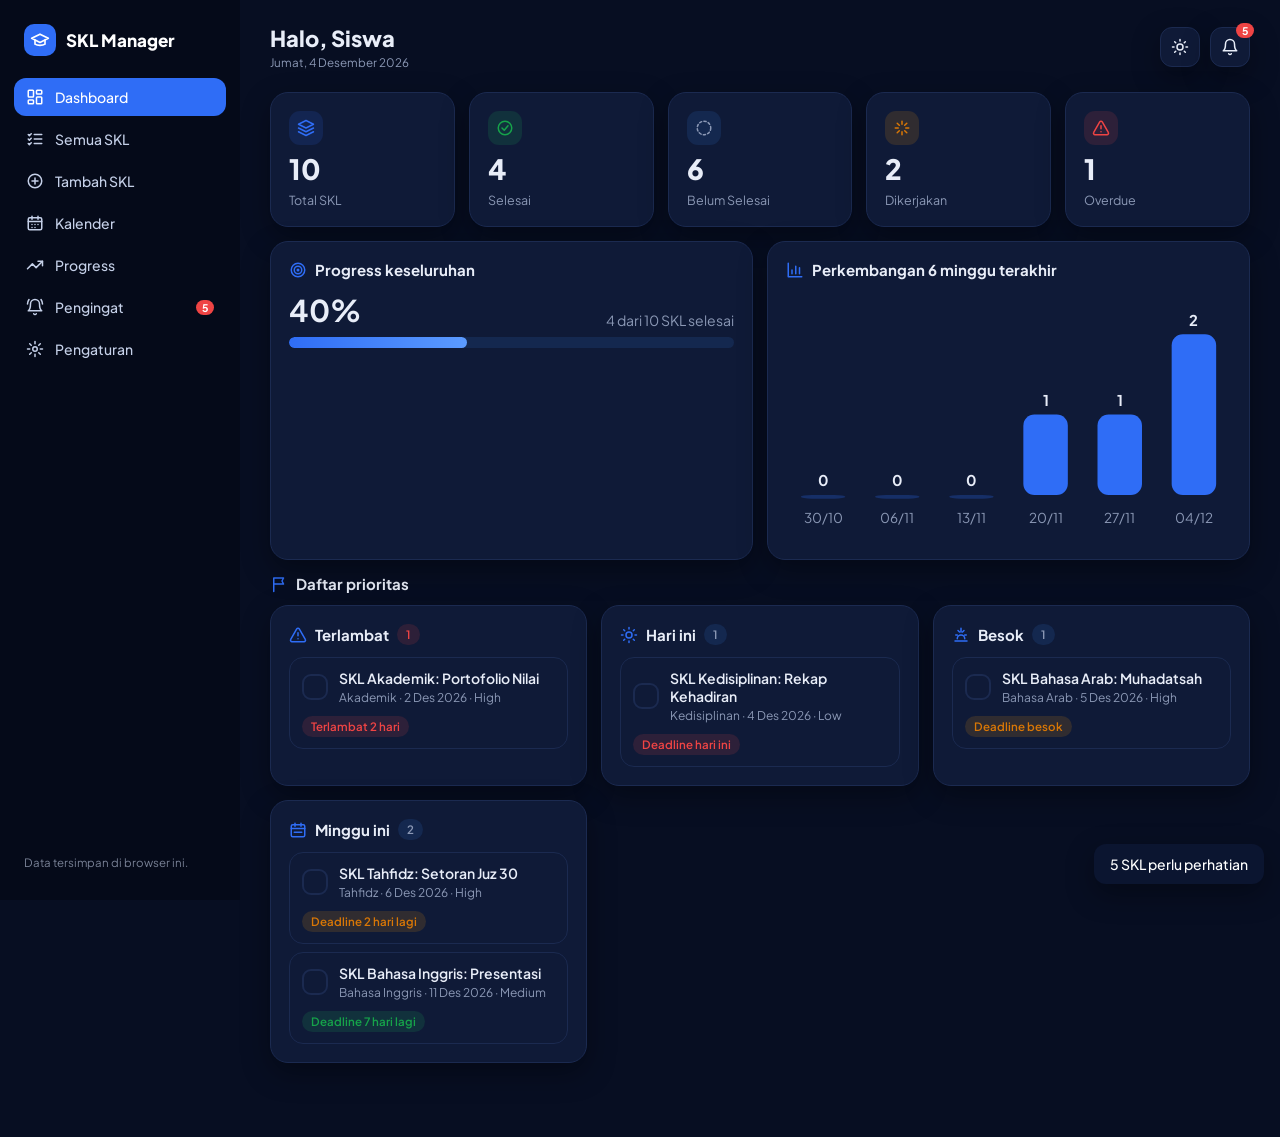
<file: index (1).html>
<!DOCTYPE html><html lang="id"><head><meta charset="utf-8"><meta name="theme-color" content="#0b1530"><link rel="manifest" href="manifest.json"><link rel="icon" href="icons/icon.svg" type="image/svg+xml"><meta name="viewport" content="width=device-width, initial-scale=1, viewport-fit=cover"><title>SKL Manager</title>
<link href="https://fonts.googleapis.com/css2?family=Plus+Jakarta+Sans:wght@400;500;600;700;800&display=swap" rel="stylesheet">
<style>:root{--bg:#f3f6fc;--card:#fff;--tx:#0f1b33;--mut:#6b778c;--bd:#e3e8f1;--ac:#2f6df6;--ac2:#e9f0ff;--sh:0 1px 2px rgba(15,27,51,.05),0 10px 28px rgba(15,27,51,.06);--side:#0b1530;box-sizing:border-box;padding-top:env(safe-area-inset-top,0px);padding-bottom:env(safe-area-inset-bottom,0px)}
[data-theme=dark]{--bg:#070e22;--card:#0f1a37;--tx:#e8edf8;--mut:#8b98b5;--bd:#1b2a50;--ac2:#14284f;--sh:0 10px 28px rgba(0,0,0,.35);--side:#050a19;color-scheme:dark}
*{box-sizing:border-box;margin:0}.ii{display:inline-block;font-style:normal;width:18px;height:18px;flex:none}.ii svg{width:100%;height:100%;display:block}body{font-family:'Plus Jakarta Sans',Inter,system-ui,sans-serif;background:var(--bg);color:var(--tx);font-size:14px;transition:background .3s}
button,input,select,textarea{font:inherit;color:inherit}button{cursor:pointer}
.side{position:fixed;inset:0 auto 0 0;width:240px;background:var(--side);color:#c5d0e8;padding:20px 14px;display:flex;flex-direction:column;gap:4px;z-index:30;transition:transform .25s}
.logo{display:flex;gap:10px;align-items:center;font-weight:800;font-size:17px;color:#fff;padding:4px 10px 18px}.logo i{color:#fff;background:var(--ac);padding:6px;border-radius:10px;width:32px;height:32px}
.nv{display:flex;gap:11px;align-items:center;padding:10px 12px;border-radius:12px;border:0;background:none;color:inherit;font-weight:500;width:100%;text-align:left;transition:.2s}.nv:hover{background:#ffffff14}.nv.on{background:var(--ac);color:#fff}.nv i{width:18px;height:18px}
.dot{font-style:normal;background:#ef4444;color:#fff;border-radius:99px;font-size:10.5px;font-weight:700;padding:1px 6px;margin-left:auto}
.sn{margin-top:auto;font-size:11.5px;opacity:.6;padding:10px}
main{margin-left:240px;padding:24px 30px 60px;max-width:1240px}
.hd{display:flex;align-items:center;gap:10px;margin-bottom:22px;position:relative}.hd h1{font-size:22px;font-weight:800}.hd small{color:var(--mut)}.sp{flex:1}
.ib{width:40px;height:40px;border-radius:12px;border:1px solid var(--bd);background:var(--card);display:grid;place-items:center;position:relative;transition:.2s;box-shadow:var(--sh)}.ib:hover{border-color:var(--ac)}.ib i{width:18px;height:18px}.ib .dot{position:absolute;top:-5px;right:-5px}.burger{display:none}
.c{background:var(--card);border:1px solid var(--bd);border-radius:18px;box-shadow:var(--sh);padding:18px;animation:in .35s both}
@keyframes in{from{opacity:0;transform:translateY(6px)}to{opacity:1;transform:none}}
.g{display:grid;gap:14px;margin-bottom:14px}.stats{grid-template-columns:repeat(auto-fit,minmax(150px,1fr))}.two{grid-template-columns:repeat(auto-fit,minmax(310px,1fr))}
.st{display:flex;flex-direction:column;gap:6px}.st .ico{display:grid;place-items:center;width:34px;height:34px;border-radius:11px}.st b{font-size:28px;font-weight:800}.st>span:last-child{color:var(--mut);font-size:12.5px}
h2{font-size:15px;font-weight:700;margin-bottom:12px;display:flex;gap:8px;align-items:center}h2 i{width:17px;height:17px;color:var(--ac)}
.pb{height:11px;background:var(--ac2);border-radius:9px;overflow:hidden}.pb i{display:block;height:100%;background:linear-gradient(90deg,#2f6df6,#5b9bff);border-radius:9px;transition:width .6s}
.b{font-size:11.5px;font-weight:600;padding:3px 9px;border-radius:99px;white-space:nowrap}.gr{background:#22c55e22;color:#16a34a}.ye{background:#f59e0b24;color:#d97706}.re{background:#ef444422;color:#ef4444}.bl{background:#2f6df622;color:var(--ac)}.gy{background:var(--ac2);color:var(--mut)}
.col{display:flex;flex-direction:column;gap:8px}.lst.grid{display:grid;grid-template-columns:repeat(auto-fill,minmax(290px,1fr));gap:10px}.lst{display:flex;flex-direction:column;gap:8px}
.r{display:flex;align-items:center;gap:11px;padding:11px 12px;border:1px solid var(--bd);border-radius:14px;background:var(--card);transition:.2s;animation:in .3s both;flex-wrap:wrap}.r:hover{transform:translateY(-1px);box-shadow:var(--sh)}
.rt{flex:1;min-width:130px;cursor:pointer}.rt b{display:block;font-weight:600}.rt small{color:var(--mut);font-size:12px}.r.dn .rt b{text-decoration:line-through;opacity:.55}
.ck{width:26px;height:26px;border-radius:9px;border:2px solid var(--bd);background:none;display:grid;place-items:center;color:transparent;transition:.2s;flex:none}.ck i{width:14px;height:14px}.ck:hover{border-color:var(--ac)}.ck.on{background:#22c55e;border-color:#22c55e;color:#fff}
.sl,.in,textarea{background:var(--bg);border:1px solid var(--bd);border-radius:10px;padding:8px 10px;outline:0;transition:.2s}.sl:focus,.in:focus,textarea:focus{border-color:var(--ac);box-shadow:0 0 0 3px #2f6df622}.sl.s{padding:5px 6px;font-size:12px}
.btn{display:inline-flex;gap:7px;align-items:center;border:0;background:var(--ac);color:#fff;font-weight:600;padding:9px 15px;border-radius:11px;transition:.2s}.btn:hover{filter:brightness(1.1)}.btn i{width:16px;height:16px}.btn.o{background:var(--ac2);color:var(--ac)}.btn.d{background:#ef4444}
.xs{border:0;background:none;color:var(--mut);padding:5px;border-radius:8px}.xs:hover{color:#ef4444;background:#ef444414}.xs i{width:16px;height:16px}a.xs{display:inline-flex;text-decoration:none}
.bar{display:flex;gap:8px;flex-wrap:wrap;margin-bottom:14px;align-items:center}.bar .in{flex:1;min-width:170px}
.em{text-align:center;color:var(--mut);padding:22px;font-size:13px}.em .ii{width:30px;height:30px;display:block;margin:0 auto 6px}
.cal{display:grid;grid-template-columns:repeat(7,1fr);gap:5px}.cal small{text-align:center;color:var(--mut);font-weight:600;font-size:11.5px;padding:4px}
.dy{aspect-ratio:1;min-height:46px;border:1px solid var(--bd);border-radius:12px;background:none;display:flex;flex-direction:column;align-items:center;justify-content:center;gap:4px;transition:.2s}.dy:hover{border-color:var(--ac)}.dy.t{background:var(--ac2);font-weight:800}.dy.s{border:2px solid var(--ac)}.dy.e{visibility:hidden}
.dts{display:flex;gap:3px;height:6px}.dts i{width:6px;height:6px;border-radius:9px}
.sw{width:42px;height:24px;border-radius:99px;border:0;background:var(--bd);position:relative;transition:.2s;flex:none}.sw:after{content:"";position:absolute;top:3px;left:3px;width:18px;height:18px;border-radius:50%;background:#fff;transition:.2s}.sw.on{background:var(--ac)}.sw.on:after{left:21px}
.fr{display:flex;justify-content:space-between;align-items:center;gap:12px;padding:10px 0;border-bottom:1px solid var(--bd)}.fr:last-child{border:0}.fr small{color:var(--mut);display:block;font-size:12px}
.mo{position:fixed;inset:0;background:#020817aa;display:grid;place-items:center;padding:16px;z-index:60;animation:in .2s;backdrop-filter:blur(3px)}.md{width:100%;max-width:520px;max-height:92vh;overflow:auto}
.fm{display:grid;grid-template-columns:1fr 1fr;gap:10px}.fm label{display:flex;flex-direction:column;gap:4px;font-size:12px;font-weight:600;color:var(--mut)}.fm .w{grid-column:1/-1}.fm .in,.fm textarea{width:100%;color:var(--tx)}textarea{resize:vertical;min-height:60px;width:100%}
.pn{position:absolute;right:0;top:50px;width:min(340px,92vw);z-index:40}
.ov{display:none}.ts{background:#0b1530;color:#fff;padding:11px 16px;border-radius:12px;box-shadow:var(--sh);animation:in .25s;font-weight:500}#toasts{position:fixed;right:16px;bottom:calc(16px + env(safe-area-inset-bottom,0px));display:flex;flex-direction:column;gap:8px;z-index:90}
svg text{font-family:inherit}
@media(max-width:860px){.side{transform:translateX(-100%)}.side.open{transform:none;box-shadow:0 0 60px #0008}main{margin-left:0;padding:16px 14px 60px}.burger{display:grid}.ov.show{display:block;position:fixed;inset:0;background:#0006;z-index:20}.fm{grid-template-columns:1fr}.hd h1{font-size:18px}}
</style></head><body><div id="app"></div><div id="toasts"></div>
<script>const cal='<rect x="3" y="5" width="18" height="16" rx="2"/><path d="M16 3v4M8 3v4M3 10h18',bel='<path d="M18 8a6 6 0 0 0-12 0c0 7-3 9-3 9h18s-3-2-3-9"/><path d="M10.3 21a1.9 1.9 0 0 0 3.4 0"/>',fil='<path d="M14 2H6a2 2 0 0 0-2 2v16a2 2 0 0 0 2 2h12a2 2 0 0 0 2-2V8z"/><path d="M14 2v6h6';
const IC={'calendar-plus':cal+'M12 14v4M10 16h4"/>',c:'<circle cx="12" cy="12" r="9"/>','graduation-cap':'<path d="M22 10 12 5 2 10l10 5 10-5z"/><path d="M6 12v5c3 2 9 2 12 0v-5"/>','layout-dashboard':'<rect x="3" y="3" width="7" height="9" rx="1"/><rect x="14" y="3" width="7" height="5" rx="1"/><rect x="14" y="12" width="7" height="9" rx="1"/><rect x="3" y="16" width="7" height="5" rx="1"/>','list-checks':'<path d="m3 6 1.5 1.5L7 5M3 12l1.5 1.5L7 11M3 18l1.5 1.5L7 17M11 6h10M11 12h10M11 18h10"/>','plus-circle':'<circle cx="12" cy="12" r="9"/><path d="M12 8v8M8 12h8"/>',plus:'<path d="M12 5v14M5 12h14"/>','calendar-days':cal+'M8 14h.01M12 14h.01M16 14h.01M8 18h.01M12 18h.01"/>','calendar-range':cal+'M7 15h10"/>','calendar-check':cal+'m-12 6 2 2 4-4"/>','calendar-off':cal+'M2 2l20 20"/>','trending-up':'<path d="m22 7-8.5 8.5-5-5L2 17"/><path d="M16 7h6v6"/>',bell:bel,'bell-ring':bel+'<path d="M2 8c0-2.2.7-4.3 2-6M22 8a10 10 0 0 0-2-6"/>','bell-off':bel+'<path d="m2 2 20 20"/>',settings:'<circle cx="12" cy="12" r="3"/><path d="M12 2v3M12 19v3M2 12h3M19 12h3M4.9 4.9 7 7M17 17l2.1 2.1M4.9 19.1 7 17M17 7l2.1-2.1"/>',menu:'<path d="M4 6h16M4 12h16M4 18h16"/>',sun:'<circle cx="12" cy="12" r="4"/><path d="M12 2v2M12 20v2M4.9 4.9l1.4 1.4M17.7 17.7l1.4 1.4M2 12h2M20 12h2M4.9 19.1l1.4-1.4M17.7 6.3l1.4-1.4"/>',moon:'<path d="M21 12.8A9 9 0 1 1 11.2 3 7 7 0 0 0 21 12.8z"/>',layers:'<path d="m12 2 10 5-10 5L2 7z"/><path d="m2 17 10 5 10-5M2 12l10 5 10-5"/>','check-circle-2':'<circle cx="12" cy="12" r="9"/><path d="m8 12 3 3 5-6"/>','circle-dashed':'<circle cx="12" cy="12" r="9" stroke-dasharray="3 3"/>',loader:'<path d="M12 3v4M12 17v4M3 12h4M17 12h4M5.6 5.6l2.8 2.8M15.6 15.6l2.8 2.8M5.6 18.4l2.8-2.8M15.6 8.4l2.8-2.8"/>','alert-triangle':'<path d="m10.3 3.9-8 14A2 2 0 0 0 4 21h16a2 2 0 0 0 1.7-3.1l-8-14a2 2 0 0 0-3.4 0z"/><path d="M12 9v4M12 17h.01"/>','alert-octagon':'<path d="M8 2h8l6 6v8l-6 6H8l-6-6V8z"/><path d="M12 8v4M12 16h.01"/>',target:'<circle cx="12" cy="12" r="9"/><circle cx="12" cy="12" r="5"/><circle cx="12" cy="12" r="1"/>','bar-chart-3':'<path d="M3 3v18h18M8 17v-5M13 17V7M18 17v-8"/>',flag:'<path d="M5 22V4M5 4h13l-2 4 2 4H5"/>','party-popper':'<path d="M5 21 9 8l7 7zM14 4v2M19 9h2M17 5l1-1M18 14l2 1"/>',sunrise:'<path d="M12 3v5M5 12h2M17 12h2M4 20h16M7 17a5 5 0 0 1 10 0M8 6l2 2M16 6l-2 2"/>',check:'<path d="m5 12 5 5L20 7"/>','search-x':'<circle cx="11" cy="11" r="7"/><path d="m21 21-4.3-4.3M9 9l4 4M13 9l-4 4"/>',pencil:'<path d="M17 3a2.8 2.8 0 0 1 4 4L7.5 20.5 2 22l1.5-5.5z"/>','trash-2':'<path d="M3 6h18M8 6V4h8v2M6 6l1 15h10l1-15M10 11v6M14 11v6"/>',list:'<path d="M8 6h13M8 12h13M8 18h13M3 6h.01M3 12h.01M3 18h.01"/>','layout-grid':'<rect x="3" y="3" width="7" height="7" rx="1"/><rect x="14" y="3" width="7" height="7" rx="1"/><rect x="14" y="14" width="7" height="7" rx="1"/><rect x="3" y="14" width="7" height="7" rx="1"/>','chevron-left':'<path d="m15 18-6-6 6-6"/>','chevron-right':'<path d="m9 18 6-6-6-6"/>',history:'<path d="M3 12a9 9 0 1 0 3-6.7L3 8M3 3v5h5M12 7v5l3 2"/>','sliders-horizontal':'<path d="M3 6h10M17 6h4M3 12h4M11 12h10M3 18h12M19 18h2M13 4v4M7 10v4M15 16v4"/>',user:'<circle cx="12" cy="8" r="4"/><path d="M4 21a8 8 0 0 1 16 0"/>',database:'<ellipse cx="12" cy="5" rx="8" ry="3"/><path d="M4 5v14c0 1.7 3.6 3 8 3s8-1.3 8-3V5M4 12c0 1.7 3.6 3 8 3s8-1.3 8-3"/>','file-json':fil+'M9 13c-1 0-1 1-1 2s0 2-1 2M15 13c1 0 1 1 1 2s0 2 1 2"/>','file-spreadsheet':fil+'M8 13h8M8 17h8M12 11v8"/>',upload:'<path d="M12 16V4M7 9l5-5 5 5M4 20h16"/>',download:'<path d="M12 4v12M7 11l5 5 5-5M4 20h16"/>',save:'<path d="M5 3h11l4 4v14H5z"/><path d="M8 3v6h8M8 21v-7h8v7"/>',copy:'<rect x="9" y="9" width="12" height="12" rx="2"/><path d="M5 15V5a2 2 0 0 1 2-2h10"/>',inbox:'<path d="M22 12h-6l-2 3h-4l-2-3H2"/><path d="M5.5 5h13L22 12v6a2 2 0 0 1-2 2H4a2 2 0 0 1-2-2v-6z"/>'};

const CATS=['Tahfidz','Bahasa Inggris','Bahasa Arab','IT','Akademik','Kedisiplinan','Lainnya'],ST=['Belum Dikerjakan','Sedang Dikerjakan','Selesai'],PR=['Low','Medium','High'];
const $=s=>document.querySelector(s),esc=s=>String(s==null?'':s).replace(/[&<>"']/g,c=>({'&':'&amp;','<':'&lt;','>':'&gt;','"':'&quot;',"'":'&#39;'}[c])),ic=n=>`<i class="ii"><svg viewBox="0 0 24 24" fill="none" stroke="currentColor" stroke-width="2" stroke-linecap="round" stroke-linejoin="round">${IC[n]||IC.c}</svg></i>`,pad=n=>String(n).padStart(2,'0');
const iso=d=>d.getFullYear()+'-'+pad(d.getMonth()+1)+'-'+pad(d.getDate()),today=()=>iso(new Date()),add=n=>{const d=new Date();d.setDate(d.getDate()+n);return iso(d)};
const dd=s=>Math.round((new Date(s+'T00:00:00')-new Date(today()+'T00:00:00'))/864e5),fmt=s=>new Date(s+'T00:00:00').toLocaleDateString('id-ID',{day:'numeric',month:'short',year:'numeric'});
const uid=()=>Math.random().toString(36).slice(2,9)+Date.now().toString(36);
function seed(){const m=(n,c,d,o,p,s,dn)=>({id:uid(),name:n,cat:c,desc:d,added:add(-14),deadline:add(o),prio:p,status:s,notes:'',remind:true,doneAt:dn?add(dn):undefined});
return{name:'Siswa',theme:'dark',remind:true,notif:false,days:[7,3,1,0],shown:{},tasks:[
m('SKL Tahfidz: Setoran Juz 30','Tahfidz','Setoran hafalan juz 30 kepada ustadz.',2,'High','Sedang Dikerjakan'),
m('SKL Bahasa Inggris: Presentasi','Bahasa Inggris','Presentasi 5 menit tentang topik bebas.',7,'Medium','Belum Dikerjakan'),
m('SKL Bahasa Arab: Muhadatsah','Bahasa Arab','Praktik percakapan bersama guru.',1,'High','Belum Dikerjakan'),
m('SKL IT: Proyek Website','IT','Membuat website sederhana.',14,'Medium','Sedang Dikerjakan'),
m('SKL Akademik: Portofolio Nilai','Akademik','Rekap nilai dan sertifikat.',-2,'High','Belum Dikerjakan'),
m('SKL Kedisiplinan: Rekap Kehadiran','Kedisiplinan','Mengumpulkan rekap kehadiran.',0,'Low','Belum Dikerjakan'),
m('SKL Tahfidz: Setoran Juz 29','Tahfidz','Selesai disetor.',-4,'Medium','Selesai',-6),
m('SKL IT: Sertifikat Dasar','IT','Sertifikat kursus dasar.',-8,'Low','Selesai',-9),
m('SKL Bahasa Inggris: Essay','Bahasa Inggris','Essay 300 kata.',-1,'Medium','Selesai',-2),
m('SKL Akademik: Tugas Proyek','Akademik','Selesai tepat waktu.',-12,'Medium','Selesai',-14)]}}
let S;try{S=JSON.parse(localStorage.getItem('skl_v1'));if(!S||!S.tasks)S=seed()}catch(e){S=seed()}
const save=()=>{try{localStorage.setItem('skl_v1',JSON.stringify(S))}catch(e){}};
const n0=new Date();let V={page:'dashboard',view:'list',q:'',fc:'',fs:'',fp:'',fd:'',sort:'asc',y:n0.getFullYear(),m:n0.getMonth(),sel:today(),modal:null,panel:false,nav:false};
const PAGES=['dashboard','list','calendar','progress','reminders','settings'];
const over=t=>t.status!=='Selesai'&&dd(t.deadline)<0;
const left=t=>{if(t.status==='Selesai')return'Selesai';const d=dd(t.deadline);return d<0?`Terlambat ${-d} hari`:d===0?'Deadline hari ini':d===1?'Deadline besok':`Deadline ${d} hari lagi`};
const tone=t=>{if(t.status==='Selesai')return'bl';const d=dd(t.deadline);return d<=0?'re':d<=3?'ye':'gr'};
const stB=t=>over(t)?'<span class="b re">Overdue</span>':`<span class="b ${t.status==='Selesai'?'gr':t.status[0]==='S'?'bl':'gy'}">${t.status}</span>`;
const gcal=t=>{const n=s=>s.replace(/-/g,''),e=new Date(t.deadline+'T00:00:00');e.setDate(e.getDate()+1);return'https://calendar.google.com/calendar/render?action=TEMPLATE&text='+encodeURIComponent('Deadline: '+t.name)+'&dates='+n(t.deadline)+'/'+n(iso(e))+'&details='+encodeURIComponent((t.desc||'')+' — dari SKL Manager')};
const rem=()=>S.remind?S.tasks.filter(t=>t.status!=='Selesai'&&t.remind!==false&&dd(t.deadline)<=Math.max(0,...S.days)).sort((a,b)=>a.deadline.localeCompare(b.deadline)):[];
function setSt(t,s){t.status=s;t.doneAt=s==='Selesai'?(t.doneAt||today()):undefined}
function toast(m){const e=document.createElement('div');e.className='ts';e.textContent=m;$('#toasts').appendChild(e);setTimeout(()=>e.remove(),2800)}
const empty=(m,i)=>`<div class="em">${ic(i||'inbox')}<p>${m}</p></div>`;
const opts=(a,v)=>a.map(x=>{const[k,l]=Array.isArray(x)?x:[x,x];return`<option value="${k}" ${k===v?'selected':''}>${l}</option>`}).join('');
function row(t,c){const done=t.status==='Selesai';return`<div class="r ${done?'dn':''}"><button class="ck ${done?'on':''}" data-a="tog" data-id="${t.id}" title="Tandai selesai/belum">${ic('check')}</button><div class="rt" data-a="edit" data-id="${t.id}"><b>${esc(t.name)}</b><small>${esc(t.cat)} · ${fmt(t.deadline)} · ${t.prio}</small></div><span class="b ${tone(t)}">${left(t)}</span>${c?'':`<select class="sl s" data-st="${t.id}">${opts(ST,t.status)}</select><a class="xs" href="${gcal(t)}" target="_blank" rel="noopener" title="Tambah ke Google Calendar">${ic('calendar-plus')}</a><button class="xs" data-a="edit" data-id="${t.id}" title="Edit">${ic('pencil')}</button><button class="xs" data-a="del" data-id="${t.id}" title="Hapus">${ic('trash-2')}</button>`}</div>`}
function weekly(n){const o=[];for(let i=n-1;i>=0;i--){const e=add(-7*i),s=add(-7*i-6);o.push({l:e.slice(8)+'/'+e.slice(5,7),v:S.tasks.filter(t=>t.doneAt&&t.doneAt>=s&&t.doneAt<=e).length})}return o}
function bars(a){const mx=Math.max(1,...a.map(x=>x.v));return`<svg viewBox="0 0 ${a.length*60} 200" width="100%" role="img" aria-label="Grafik SKL selesai per minggu">${a.map((x,i)=>{const h=x.v/mx*130;return`<rect x="${i*60+12}" y="${165-h}" width="36" height="${Math.max(h,3)}" rx="9" style="fill:var(--ac);opacity:${x.v?1:.25}"/><text x="${i*60+30}" y="${158-h}" text-anchor="middle" font-size="12" font-weight="700" style="fill:var(--tx)">${x.v}</text><text x="${i*60+30}" y="188" text-anchor="middle" font-size="11" style="fill:var(--mut)">${x.l}</text>`}).join('')}</svg>`}
const stats=()=>{const T=S.tasks,d=T.filter(t=>t.status==='Selesai').length;return{tot:T.length,d,u:T.length-d,p:T.filter(t=>t.status==='Sedang Dikerjakan').length,o:T.filter(over).length,pct:T.length?Math.round(d/T.length*100):0}};
function dash(){const s=stats(),U=S.tasks.filter(t=>t.status!=='Selesai').sort((a,b)=>a.deadline.localeCompare(b.deadline));
const cd=[['Total SKL',s.tot,'layers','bl'],['Selesai',s.d,'check-circle-2','gr'],['Belum Selesai',s.u,'circle-dashed','gy'],['Dikerjakan',s.p,'loader','ye'],['Overdue',s.o,'alert-triangle','re']];
const G=[['Terlambat','alert-triangle',t=>dd(t.deadline)<0],['Hari ini','sun',t=>dd(t.deadline)===0],['Besok','sunrise',t=>dd(t.deadline)===1],['Minggu ini','calendar-range',t=>{const d=dd(t.deadline);return d>=2&&d<=7}]];
return`<div class="g stats">${cd.map(x=>`<div class="c st"><span class="ico ${x[3]}">${ic(x[2])}</span><b>${x[1]}</b><span>${x[0]}</span></div>`).join('')}</div>
<div class="g two"><div class="c"><h2>${ic('target')}Progress keseluruhan</h2><div style="display:flex;justify-content:space-between;margin-bottom:8px"><b style="font-size:30px">${s.pct}%</b><span style="color:var(--mut);align-self:end">${s.d} dari ${s.tot} SKL selesai</span></div><div class="pb"><i style="width:${s.pct}%"></i></div></div>
<div class="c"><h2>${ic('bar-chart-3')}Perkembangan 6 minggu terakhir</h2>${bars(weekly(6))}</div></div>
<h2 style="margin-top:6px">${ic('flag')}Daftar prioritas</h2><div class="g two">${G.map(g=>{const l=U.filter(g[2]);return`<div class="c"><h2>${ic(g[1])}${g[0]} <span class="b ${l.length&&g[0]==='Terlambat'?'re':'gy'}">${l.length}</span></h2><div class="lst">${l.length?l.map(t=>row(t,1)).join(''):empty('Tidak ada SKL','party-popper')}</div></div>`}).join('')}</div>`}
function filt(){const q=V.q.toLowerCase();const a=S.tasks.filter(t=>{const d=dd(t.deadline);return(!q||t.name.toLowerCase().includes(q))&&(!V.fc||t.cat===V.fc)&&(!V.fs||(V.fs==='Overdue'?over(t):t.status===V.fs))&&(!V.fp||t.prio===V.fp)&&(!V.fd||(V.fd==='today'&&d===0)||(V.fd==='week'&&d>=0&&d<=7)||(V.fd==='month'&&d>=0&&d<=30)||(V.fd==='late'&&d<0))});
a.sort((x,y)=>V.sort==='desc'?y.deadline.localeCompare(x.deadline):V.sort==='prio'?PR.indexOf(y.prio)-PR.indexOf(x.prio):x.deadline.localeCompare(y.deadline));return a}
const lb=()=>{const a=filt();return a.length?`<div class="lst ${V.view==='grid'?'grid':''}">${a.map(t=>row(t)).join('')}</div>`:empty('Tidak ada SKL yang cocok dengan filter.','search-x')};
function list(){return`<div class="bar"><input class="in" id="q" placeholder="Cari nama SKL…" value="${esc(V.q)}"><button class="btn" data-a="new">${ic('plus')}Tambah SKL</button></div>
<div class="bar"><select class="sl" data-f="fc"><option value="">Semua kategori</option>${opts(CATS,V.fc)}</select><select class="sl" data-f="fs"><option value="">Semua status</option>${opts([...ST,'Overdue'],V.fs)}</select><select class="sl" data-f="fp"><option value="">Semua prioritas</option>${opts(PR,V.fp)}</select><select class="sl" data-f="fd">${opts([['','Semua deadline'],['today','Hari ini'],['week','7 hari ke depan'],['month','30 hari ke depan'],['late','Terlambat']],V.fd)}</select><select class="sl" data-f="sort">${opts([['asc','Deadline terdekat'],['desc','Deadline terjauh'],['prio','Prioritas tertinggi']],V.sort)}</select>
<button class="ib" data-a="view" data-id="list" title="Tampilan list" style="${V.view==='list'?'border-color:var(--ac)':''}">${ic('list')}</button><button class="ib" data-a="view" data-id="grid" title="Tampilan grid" style="${V.view==='grid'?'border-color:var(--ac)':''}">${ic('layout-grid')}</button></div><div id="lb">${lb()}</div>`}
function calendar(){const f=new Date(V.y,V.m,1),off=(f.getDay()+6)%7,n=new Date(V.y,V.m+1,0).getDate(),by={};S.tasks.forEach(t=>(by[t.deadline]=by[t.deadline]||[]).push(t));
let cells='';for(let i=0;i<off;i++)cells+='<div class="dy e"></div>';for(let d=1;d<=n;d++){const k=V.y+'-'+pad(V.m+1)+'-'+pad(d),l=by[k]||[];cells+=`<button class="dy ${k===today()?'t':''} ${k===V.sel?'s':''}" data-a="day" data-id="${k}">${d}<span class="dts">${l.slice(0,3).map(t=>`<i style="background:${t.status==='Selesai'?'#22c55e':over(t)?'#ef4444':'#2f6df6'}"></i>`).join('')}</span></button>`}
const sl=(by[V.sel]||[]);return`<div class="g two" style="grid-template-columns:repeat(auto-fit,minmax(320px,1fr))"><div class="c"><div class="bar" style="margin-bottom:10px"><button class="ib" data-a="mo" data-id="-1">${ic('chevron-left')}</button><h2 style="flex:1;justify-content:center;margin:0;text-transform:capitalize">${f.toLocaleDateString('id-ID',{month:'long',year:'numeric'})}</h2><button class="ib" data-a="mo" data-id="1">${ic('chevron-right')}</button><button class="btn o" data-a="mo" data-id="0">Hari ini</button></div>
<div class="cal">${['Sen','Sel','Rab','Kam','Jum','Sab','Min'].map(x=>`<small>${x}</small>`).join('')}${cells}</div><p style="margin-top:12px;font-size:12px;color:var(--mut)"><span style="color:#2f6df6">●</span> Belum selesai &nbsp;<span style="color:#ef4444">●</span> Terlambat &nbsp;<span style="color:#22c55e">●</span> Selesai</p></div>
<div class="c"><h2>${ic('calendar-check')}${fmt(V.sel)}</h2><div class="lst">${sl.length?sl.map(t=>row(t)).join(''):empty('Tidak ada deadline pada tanggal ini','calendar-off')}</div></div></div>`}
function progress(){const s=stats(),D=S.tasks.filter(t=>t.doneAt).sort((a,b)=>b.doneAt.localeCompare(a.doneAt)),w=weekly(6),l7=S.tasks.filter(t=>t.doneAt&&t.doneAt>=add(-6)).length,on=D.filter(t=>t.doneAt<=t.deadline).length;
const k=[['Progress',s.pct+'%'],['Belum selesai',s.u],['Selesai 7 hari terakhir',l7],['Rata-rata / minggu',(w.reduce((a,x)=>a+x.v,0)/6).toFixed(1)],['Tepat waktu',D.length?Math.round(on/D.length*100)+'%':'–']];
return`<div class="g stats">${k.map(x=>`<div class="c st"><b>${x[1]}</b><span>${x[0]}</span></div>`).join('')}</div><div class="g two"><div class="c"><h2>${ic('bar-chart-3')}SKL selesai per minggu</h2>${bars(weekly(8))}</div><div class="c"><h2>${ic('history')}Riwayat selesai</h2><div class="lst">${D.length?D.map(t=>`<div class="r dn"><button class="ck on" data-a="tog" data-id="${t.id}" title="Batalkan selesai">${ic('check')}</button><div class="rt"><b>${esc(t.name)}</b><small>Selesai ${fmt(t.doneAt)}</small></div></div>`).join(''):empty('Belum ada SKL selesai')}</div></div></div>`}
const sw=(on,a,id)=>`<button class="sw ${on?'on':''}" data-a="${a}" data-id="${id||''}" role="switch" aria-checked="${on}"></button>`;
function prefs(){const sup='Notification' in window;return`<div class="fr"><div>Aktifkan pengingat<small>Pengingat dalam website dan badge lonceng.</small></div>${sw(S.remind,'tr')}</div><div class="fr"><div>Waktu pengingat<small>Muncul pada hari ke-N sebelum deadline.</small></div><div style="display:flex;gap:10px;flex-wrap:wrap">${[7,3,1,0].map(d=>`<label><input type="checkbox" data-d="${d}" ${S.days.includes(d)?'checked':''}> ${d?'H-'+d:'Hari H'}</label>`).join('')}</div></div><div class="fr"><div>Notifikasi browser<small>${sup?'Izin: '+Notification.permission+'. Hanya muncul saat website ini terbuka di tab browser (belum memakai Push/service worker).':'Browser tidak mendukung.'}</small></div>${sw(S.notif,'tn')}</div>`}
function reminders(){const r=rem();return`<div class="g two"><div class="c"><h2>${ic('bell-ring')}Pengingat aktif <span class="b ${r.length?'re':'gy'}">${r.length}</span></h2><div class="lst">${r.length?r.map(t=>row(t,1)).join(''):empty('Tidak ada pengingat saat ini','bell-off')}</div></div><div class="c"><h2>${ic('sliders-horizontal')}Preferensi</h2>${prefs()}<p style="color:var(--mut);font-size:12.5px;margin-top:12px">Mau diingatkan di HP saat browser tertutup? Tekan ikon kalender pada SKL (di halaman Semua SKL) untuk menambahkannya ke Google Calendar.</p></div></div>`}
function settings(){return`<div class="g two"><div class="c"><h2>${ic('user')}Profil &amp; tampilan</h2><div class="fr"><div>Nama pengguna</div><input class="in" data-f="name" value="${esc(S.name)}" maxlength="30"></div><div class="fr"><div>Tema</div><div style="display:flex;gap:6px"><button class="btn ${S.theme==='light'?'':'o'}" data-a="th" data-id="light">${ic('sun')}Light</button><button class="btn ${S.theme==='dark'?'':'o'}" data-a="th" data-id="dark">${ic('moon')}Dark</button></div></div></div>
<div class="c"><h2>${ic('bell')}Notifikasi &amp; reminder</h2>${prefs()}</div>
<div class="c"><h2>${ic('database')}Data</h2><div style="display:flex;gap:8px;flex-wrap:wrap"><button class="btn o" data-a="exp" data-id="json">${ic('file-json')}Export JSON</button><button class="btn o" data-a="exp" data-id="csv">${ic('file-spreadsheet')}Export CSV</button><button class="btn o" data-a="exp" data-id="ics">${ic('calendar-plus')}Kalender (.ics)</button><button class="btn o" data-a="imp">${ic('upload')}Import JSON</button></div></div>
<div class="c"><h2 style="color:#ef4444">${ic('alert-octagon')}Zona bahaya</h2><p style="color:var(--mut);margin-bottom:12px">Menghapus semua SKL dari perangkat ini.</p><button class="btn d" data-a="askall">${ic('trash-2')}Hapus semua data</button></div></div>`}
function panel(){const r=rem().slice(0,6);return`<div class="c pn"><h2>${ic('bell')}Pengingat</h2><div class="lst">${r.length?r.map(t=>row(t,1)).join(''):empty('Tidak ada pengingat')}</div><button class="btn o" style="margin-top:10px;width:100%;justify-content:center" data-a="go" data-id="reminders">Lihat semua</button></div>`}
function csv(){const q=v=>'"'+String(v==null?'':v).replace(/"/g,'""')+'"';return['nama,deskripsi,kategori,ditambahkan,deadline,prioritas,status,catatan'].concat(S.tasks.map(t=>[t.name,t.desc,t.cat,t.added,t.deadline,t.prio,t.status,t.notes].map(q).join(','))).join('\n')}
function ics(){const z=s=>s.replace(/-/g,''),q=s=>String(s||'').replace(/[\\;,]/g,'\\$&').replace(/\n/g,'\\n'),nx=s=>{const d=new Date(s+'T00:00:00');d.setDate(d.getDate()+1);return z(iso(d))},AL=['-P6DT15H','-P2DT15H','-PT15H','PT9H'];
const ev=t=>['BEGIN:VEVENT','UID:'+t.id+'@skl-manager','DTSTAMP:'+z(today())+'T000000Z','DTSTART;VALUE=DATE:'+z(t.deadline),'DTEND;VALUE=DATE:'+nx(t.deadline),'SUMMARY:'+q('Deadline: '+t.name),'DESCRIPTION:'+q(t.desc)].concat([].concat(...AL.map(g=>['BEGIN:VALARM','ACTION:DISPLAY','DESCRIPTION:'+q(t.name),'TRIGGER:'+g,'END:VALARM'])),['END:VEVENT']);
return['BEGIN:VCALENDAR','VERSION:2.0','PRODID:-//SKL Manager//ID'].concat([].concat(...S.tasks.filter(t=>t.status!=='Selesai').map(ev)),['END:VCALENDAR']).join('\r\n')}
function modal(){const m=V.modal;let h='';
if(m.t==='form'){const t=m.task||{},nw=!m.task;h=`<form class="c md" id="f"><h2>${ic(nw?'plus-circle':'pencil')}${nw?'Tambah SKL':'Edit SKL'}</h2><div class="fm"><label class="w">Nama SKL<input class="in" name="name" required maxlength="80" value="${esc(t.name)}"></label><label>Kategori<select class="in" name="cat">${opts(CATS,t.cat||CATS[0])}</select></label><label>Deadline<input class="in" type="date" name="deadline" required value="${t.deadline||add(7)}"></label><label>Prioritas<select class="in" name="prio">${opts(PR,t.prio||'Medium')}</select></label><label>Status<select class="in" name="status">${opts(ST,t.status||ST[0])}</select></label><label class="w">Deskripsi<textarea name="desc">${esc(t.desc)}</textarea></label><label class="w">Catatan tambahan<textarea name="notes">${esc(t.notes)}</textarea></label><label class="w" style="flex-direction:row;align-items:center;gap:8px"><input type="checkbox" name="remind" ${t.remind!==false?'checked':''}> Ingatkan saya untuk SKL ini</label>${nw?'':`<small class="w" style="color:var(--mut)">Ditambahkan: ${fmt(t.added)}</small>`}</div><div style="display:flex;gap:8px;justify-content:flex-end;margin-top:16px"><button type="button" class="btn o" data-a="x">Batal</button><button class="btn">${ic('save')}Simpan</button></div></form>`}
else if(m.t==='confirm')h=`<div class="c md"><h2>${ic('alert-triangle')}Konfirmasi</h2><p style="margin-bottom:16px">${esc(m.msg)}</p><div style="display:flex;gap:8px;justify-content:flex-end"><button class="btn o" data-a="x">Batal</button><button class="btn d" data-a="${m.act}" data-id="${m.id||''}">Ya, hapus</button></div></div>`;
else if(m.t==='exp')h=`<div class="c md"><h2>${ic('download')}Export ${m.k.toUpperCase()}</h2><textarea id="ta" readonly style="min-height:220px">${esc(m.k==='json'?JSON.stringify({user:S.name,tasks:S.tasks},null,2):m.k==='ics'?ics():csv())}</textarea><div style="display:flex;gap:8px;justify-content:flex-end;margin-top:14px"><button class="btn o" data-a="x">Tutup</button><button class="btn o" data-a="copy">${ic('copy')}Salin</button><button class="btn" data-a="dl" data-id="${m.k}">${ic('download')}Unduh</button></div></div>`;
else h=`<div class="c md"><h2>${ic('upload')}Import JSON</h2><p style="color:var(--mut);margin-bottom:8px">Pilih file atau tempel JSON. SKL akan ditambahkan ke data yang ada.</p><input type="file" id="fi" accept=".json,application/json" style="margin-bottom:8px"><textarea id="ta" style="min-height:180px" placeholder='{"tasks":[…]}'></textarea><div style="display:flex;gap:8px;justify-content:flex-end;margin-top:14px"><button class="btn o" data-a="x">Batal</button><button class="btn" data-a="doimp">Import</button></div></div>`;
return`<div class="mo" data-a="close">${h}</div>`}
function shell(c){const N=[['dashboard','layout-dashboard','Dashboard'],['list','list-checks','Semua SKL'],['new','plus-circle','Tambah SKL'],['calendar','calendar-days','Kalender'],['progress','trending-up','Progress'],['reminders','bell-ring','Pengingat'],['settings','settings','Pengaturan']],n=rem().length;
return`<aside class="side ${V.nav?'open':''}"><div class="logo">${ic('graduation-cap')}SKL Manager</div>${N.map(([k,i,l])=>`<button class="nv ${V.page===k?'on':''}" data-a="${k==='new'?'new':'go'}" data-id="${k}">${ic(i)}${l}${k==='reminders'&&n?`<em class="dot">${n}</em>`:''}</button>`).join('')}<p class="sn">Data tersimpan di browser ini.</p></aside><div class="ov ${V.nav?'show':''}" data-a="nav"></div>
<main><header class="hd"><button class="ib burger" data-a="nav" aria-label="Menu">${ic('menu')}</button><div><h1>Halo, ${esc(S.name)}</h1><small>${new Date().toLocaleDateString('id-ID',{weekday:'long',day:'numeric',month:'long',year:'numeric'})}</small></div><div class="sp"></div><button class="ib" data-a="theme" aria-label="Tema">${ic(S.theme==='dark'?'sun':'moon')}</button><button class="ib" data-a="bell" aria-label="Pengingat">${ic('bell')}${n?`<em class="dot">${n}</em>`:''}</button>${V.panel?panel():''}</header>${c}</main>${V.modal?modal():''}`}
function render(){document.documentElement.dataset.theme=S.theme;$('#app').innerHTML=shell({dashboard:dash,list,calendar,progress,reminders,settings}[V.page]())}
function ask(){if(S.notif&&'Notification' in window&&Notification.permission==='default')Notification.requestPermission().then(()=>{render();notify()})}
let SW=null;
function showN(t,b){try{if(SW&&SW.showNotification)SW.showNotification(t,{body:b,icon:'icons/icon.svg',tag:b});else new Notification(t,{body:b})}catch(e){}}
function notify(){if(!S.notif||!('Notification' in window)||Notification.permission!=='granted')return;let c=0;rem().forEach(t=>{const k=t.id+':'+today();if(!S.shown[k]){S.shown[k]=1;c=1;showN('SKL Manager',t.name+' — '+left(t))}});if(c)save()}
function act(a,id,e,b){const t=S.tasks.find(x=>x.id===id);
switch(a){case'go':V.page=id;V.nav=V.panel=false;try{location.hash=id}catch(_){}break;case'nav':V.nav=!V.nav;break;case'bell':V.panel=!V.panel;break;case'theme':S.theme=S.theme==='dark'?'light':'dark';break;case'th':S.theme=id;break;
case'new':V.modal={t:'form'};V.panel=V.nav=false;break;case'edit':if(t)V.modal={t:'form',task:t};V.panel=false;break;case'close':if(e.target!==b)return;V.modal=null;break;case'x':V.modal=null;break;
case'tog':setSt(t,t.status==='Selesai'?'Belum Dikerjakan':'Selesai');toast(t.status==='Selesai'?'SKL ditandai selesai 🎉':'Status dikembalikan');break;
case'del':V.modal={t:'confirm',msg:`Hapus "${t.name}"?`,act:'delone',id};break;case'delone':S.tasks=S.tasks.filter(x=>x.id!==id);V.modal=null;toast('SKL dihapus');break;
case'askall':V.modal={t:'confirm',msg:'Hapus SEMUA data SKL? Tindakan ini tidak dapat dibatalkan.',act:'delall'};break;case'delall':S.tasks=[];S.shown={};V.modal=null;toast('Semua data dihapus');break;
case'view':V.view=id;break;case'day':V.sel=id;break;case'mo':{if(id==='0'){const d=new Date();V.y=d.getFullYear();V.m=d.getMonth();V.sel=today()}else{const d=new Date(V.y,V.m+ +id,1);V.y=d.getFullYear();V.m=d.getMonth()}break}
case'tr':S.remind=!S.remind;break;case'tn':S.notif=!S.notif;if(S.notif){if(!('Notification' in window))toast('Browser tidak mendukung notifikasi');else ask()}break;
case'exp':V.modal={t:'exp',k:id};break;case'imp':V.modal={t:'imp'};break;
case'copy':{const v=$('#ta').value;(navigator.clipboard?navigator.clipboard.writeText(v):Promise.reject()).then(()=>toast('Tersalin'),()=>{$('#ta').select();toast('Salin manual dari kotak teks')});return}
case'dl':{try{const a=document.createElement('a');a.href=URL.createObjectURL(new Blob([$('#ta').value],{type:'text/plain'}));a.download='skl-manager.'+id;document.body.appendChild(a);a.click();a.remove();toast('Mengunduh… jika gagal, gunakan Salin')}catch(_){toast('Gunakan tombol Salin')}return}
case'doimp':{try{let j=JSON.parse($('#ta').value);j=Array.isArray(j)?j:j.tasks;if(!Array.isArray(j))throw 0;let n=0;j.forEach(x=>{if(x&&x.name&&/^\d{4}-\d{2}-\d{2}$/.test(x.deadline)){const s=ST.includes(x.status)?x.status:ST[0],o={id:uid(),name:String(x.name),desc:String(x.desc||''),cat:x.cat||'Lainnya',added:x.added||today(),deadline:x.deadline,prio:PR.includes(x.prio)?x.prio:'Medium',status:s,notes:String(x.notes||''),remind:x.remind!==false};setSt(o,s);if(s==='Selesai'&&x.doneAt)o.doneAt=x.doneAt;S.tasks.push(o);n++}});V.modal=null;toast(n+' SKL diimpor')}catch(_){toast('JSON tidak valid');return}break}}
save();render()}
document.addEventListener('click',e=>{const b=e.target.closest('[data-a]');if(b)act(b.dataset.a,b.dataset.id,e,b)});
document.addEventListener('change',e=>{const x=e.target;if(x.dataset.st){const t=S.tasks.find(k=>k.id===x.dataset.st);setSt(t,x.value);save();render()}
else if(x.dataset.f){if(x.dataset.f==='name'){S.name=x.value.trim()||'Siswa';toast('Nama disimpan')}else V[x.dataset.f]=x.value;save();render()}
else if(x.dataset.d!==undefined){const d=+x.dataset.d;S.days=x.checked?[...new Set([...S.days,d])]:S.days.filter(k=>k!==d);save();render()}
else if(x.id==='fi'&&x.files[0]){const r=new FileReader();r.onload=()=>{$('#ta').value=r.result};r.readAsText(x.files[0])}});
document.addEventListener('input',e=>{if(e.target.id==='q'){V.q=e.target.value;$('#lb').innerHTML=lb()}});
document.addEventListener('submit',e=>{e.preventDefault();if(e.target.id!=='f')return;const f=new FormData(e.target),o={name:f.get('name').trim(),cat:f.get('cat'),desc:f.get('desc'),deadline:f.get('deadline'),prio:f.get('prio'),notes:f.get('notes'),remind:!!f.get('remind')},s=f.get('status'),ex=V.modal.task;
if(ex){Object.assign(ex,o);setSt(ex,s)}else{const t=Object.assign({id:uid(),added:today()},o);setSt(t,s);S.tasks.push(t)}V.modal=null;toast(ex?'SKL diperbarui':'SKL ditambahkan');save();render()});
window.addEventListener('hashchange',()=>{const h=location.hash.slice(1);if(PAGES.includes(h)&&h!==V.page){V.page=h;render()}});
{const h=location.hash.slice(1);if(PAGES.includes(h))V.page=h}
let last=today();setInterval(()=>{if(today()!==last){last=today();render()}notify()},60000);
render();save();notify();{const n=rem().length;if(n)setTimeout(()=>toast(`${n} SKL perlu perhatian`),600)}
if('serviceWorker' in navigator&&location.protocol!=='file:')navigator.serviceWorker.register('sw.js').then(r=>{SW=r}).catch(()=>{});

</script>
</body></html>
</file>
